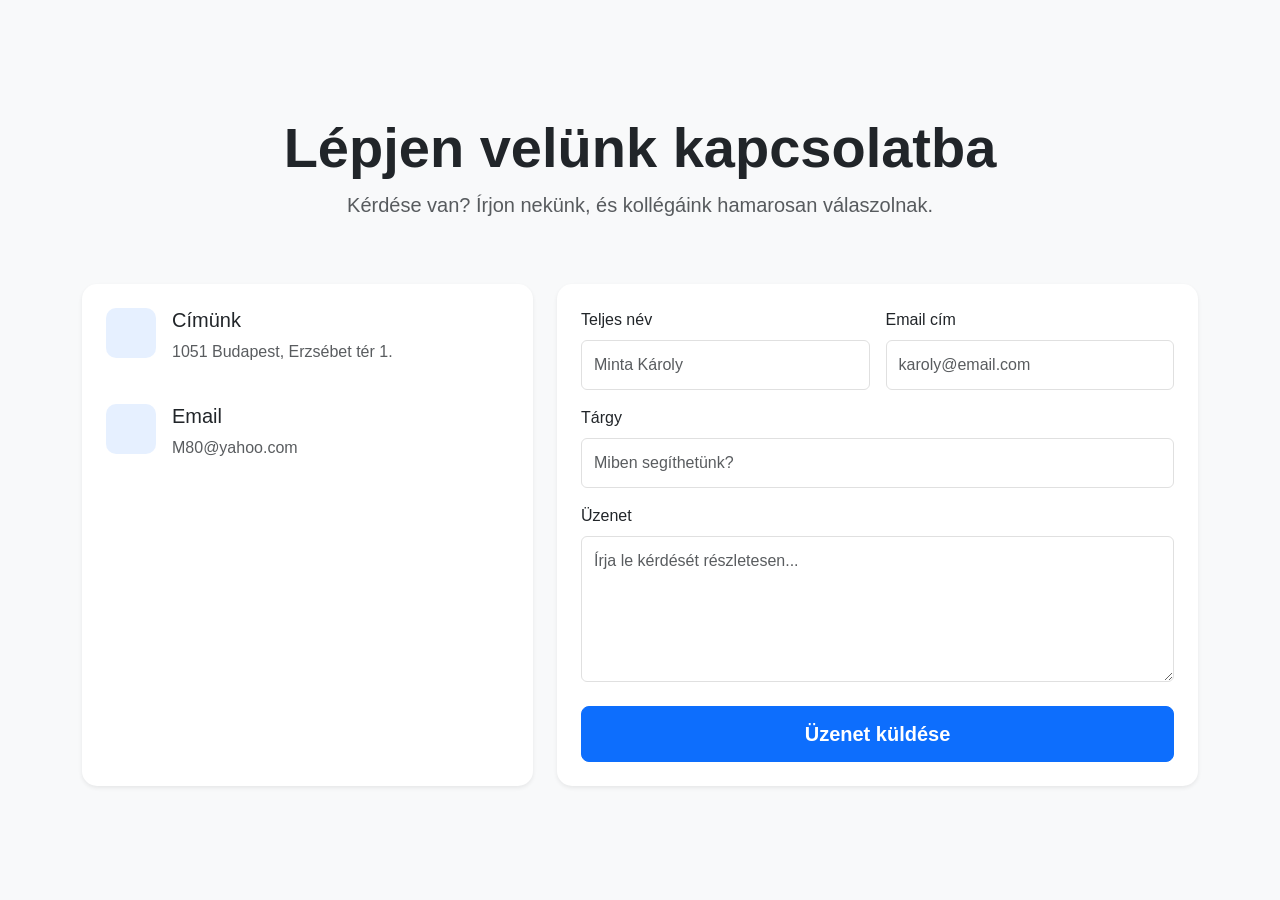
<file: bootstrap-kapcsolati-urlap.html>
<!DOCTYPE html>
<html lang="hu">
<head>
    <link rel="icon" type="image/x-icon" href="images.png">
    <meta charset="UTF-8">
    <meta name="viewport" content="width=device-width, initial-scale=1.0">
    <title>Kapcsolat - Modern Design</title>
    <link href="https://cdn.jsdelivr.net/npm/bootstrap@5.3.0/dist/css/bootstrap.min.css" rel="stylesheet">
    <link rel="stylesheet" href="kapcsolatiurlap.css">
    <link rel="stylesheet" href="kapcsolatiurlap.css">
</head>
<body>

<section class="contact-section py-5">
    <div class="container">
        <div class="row mb-5 text-center">
            <div class="col-lg-8 mx-auto">
                <h2 class="display-4 fw-bold">Lépjen velünk kapcsolatba</h2>
                <p class="lead text-muted">Kérdése van? Írjon nekünk, és kollégáink hamarosan válaszolnak.</p>
            </div>
        </div>

        <div class="row g-4">
            <div class="col-lg-5">
                <div class="card border-0 shadow-sm p-4 h-100">
                    <div class="d-flex mb-4">
                        <div class="icon-box me-3">
                            <i class="bi bi-geo-alt-fill fs-4 text-primary"></i>
                        </div>
                        <div>
                            <h5>Címünk</h5>
                            <p class="text-muted">1051 Budapest, Erzsébet tér 1.</p>
                        </div>
                    </div>
                    <div class="d-flex mb-4">
                        <div class="icon-box me-3">
                            <i class="bi bi-envelope-fill fs-4 text-primary"></i>
                        </div>
                        <div>
                            <h5>Email</h5>
                            <p class="text-muted">M80@yahoo.com</p>
                        </div>
                    </div>
                    
                    <div class="ratio ratio-16x9 mt-auto">
                        <iframe src="https://www.google.com/maps/embed?pb=!1m18!1m12!1m3!1d2695.55!2d19.05!3d47.5!2m3!1f0!2f0!3f0!3m2!1i1024!2i768!4f13.1!3m3!1m2!1s0x0%3A0x0!2zNDfCsDMwJzAwLjAiTiAxOcKwMDMnMDAuMCJF!5e0!3m2!1shu!2shu!4v1620000000000" style="border:0;" allowfullscreen="" loading="lazy"></iframe>
                    </div>
                </div>
            </div>

            <div class="col-lg-7">
                <div class="card border-0 shadow-sm p-4">
                    <form>
                        <div class="row g-3">
                            <div class="col-md-6">
                                <label class="form-label">Teljes név</label>
                                <input type="text" class="form-control" placeholder="Minta Károly" required>
                            </div>
                            <div class="col-md-6">
                                <label class="form-label">Email cím</label>
                                <input type="email" class="form-control" placeholder="karoly@email.com" required>
                            </div>
                            <div class="col-12">
                                <label class="form-label">Tárgy</label>
                                <input type="text" class="form-control" placeholder="Miben segíthetünk?">
                            </div>
                            <div class="col-12">
                                <label class="form-label">Üzenet</label>
                                <textarea class="form-control" rows="5" placeholder="Írja le kérdését részletesen..."></textarea>
                            </div>
                            <div class="col-12 mt-4">
                                <button type="submit" class="btn btn-primary btn-lg w-100">Üzenet küldése</button>
                            </div>
                        </div>
                    </form>
                </div>
            </div>
        </div>
    </div>
</section>

</body>
</html>
</file>
<file: kapcsolatiurlap.css>
body {
    background-color: #f8f9fa;
    font-family: 'Segoe UI', Tahoma, Geneva, Verdana, sans-serif;
}

.contact-section {
    min-height: 100vh;
    display: flex;
    align-items: center;
}

.card {
    border-radius: 15px;
}

.icon-box {
    width: 50px;
    height: 50px;
    background: rgba(13, 110, 253, 0.1);
    border-radius: 10px;
    display: flex;
    align-items: center;
    justify-content: center;
}

.form-control {
    padding: 12px;
    border: 1px solid #e0e0e0;
}

.form-control:focus {
    box-shadow: 0 0 0 0.25 margin rgba(13, 110, 253, 0.1);
    border-color: #0d6efd;
}

.btn-primary {
    padding: 12px;
    font-weight: 600;
    transition: all 0.3s ease;
}

.btn-primary:hover {
    transform: translateY(-2px);
    box-shadow: 0 5px 15px rgba(13, 110, 253, 0.3);
}
</file>
